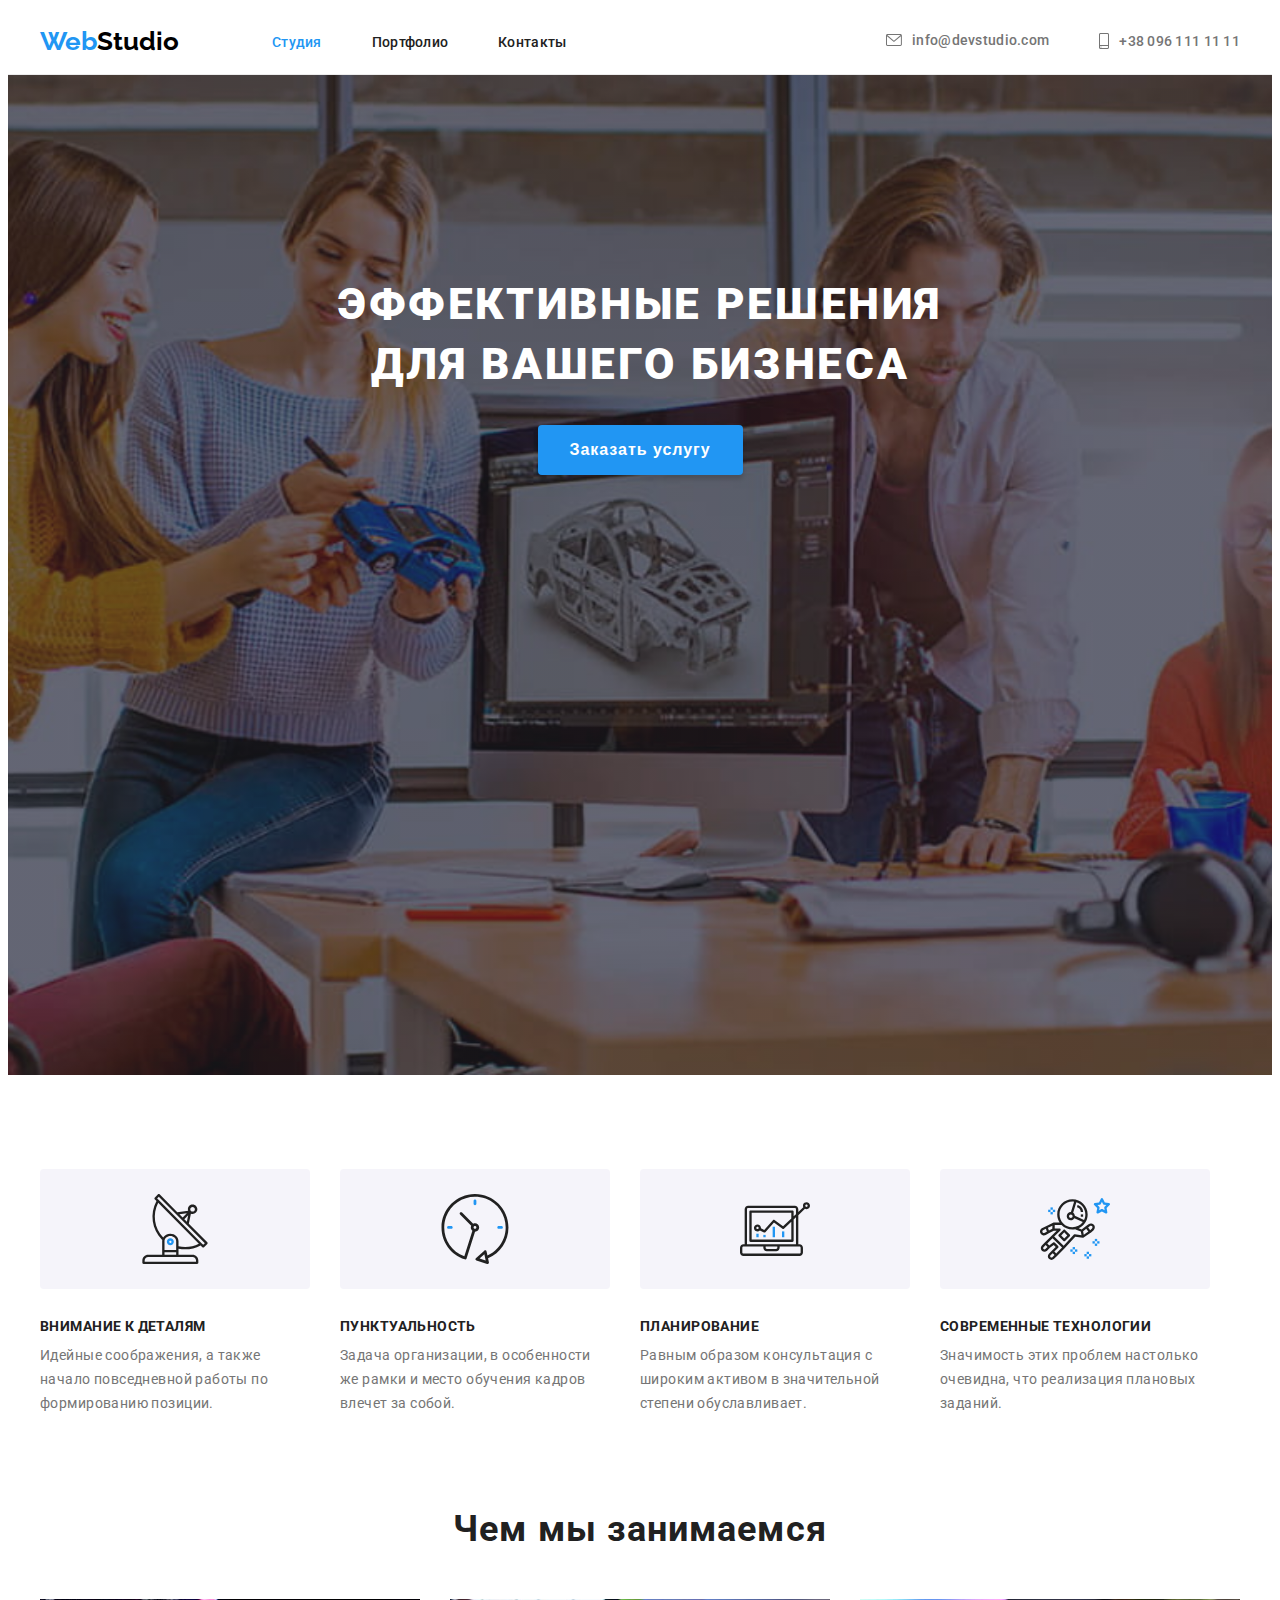
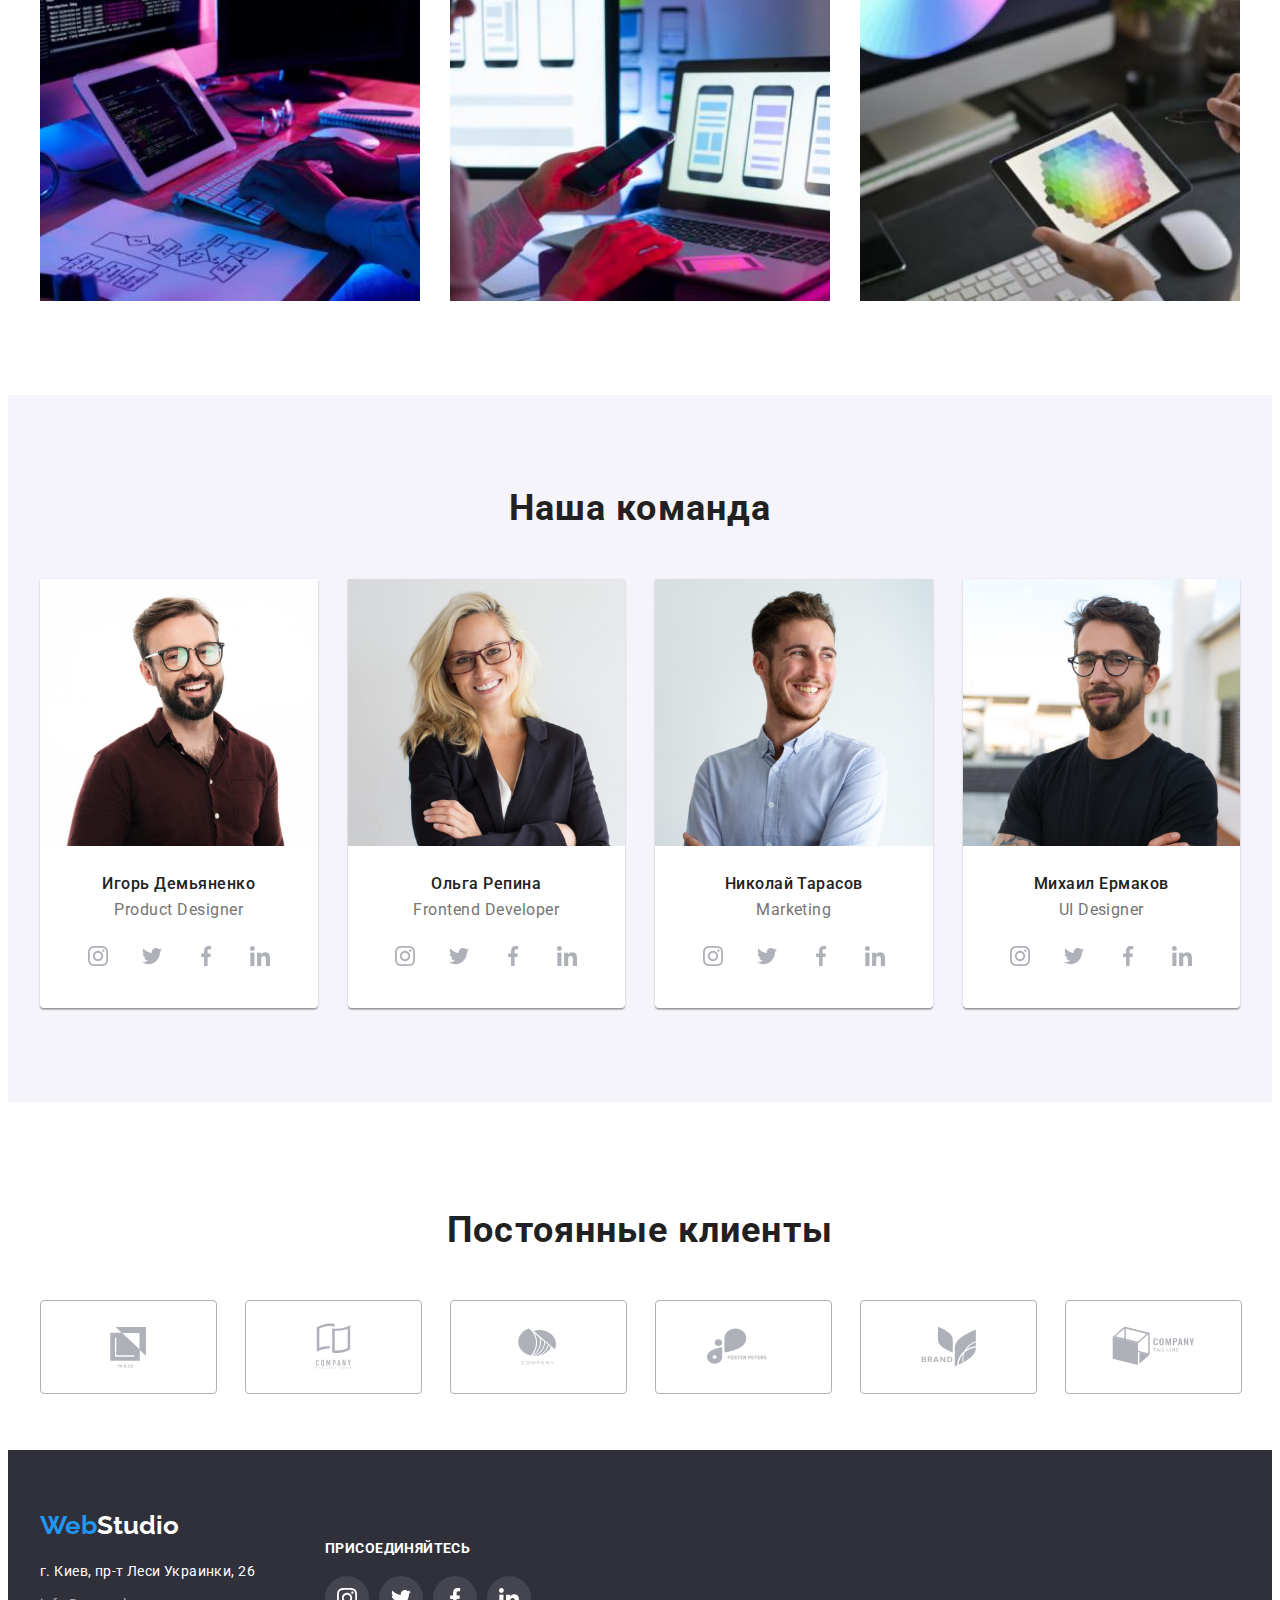
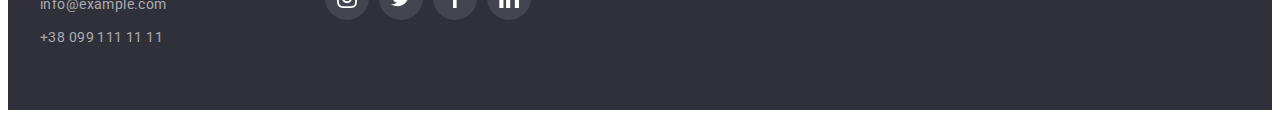
<file: index.html>
<!DOCTYPE html>
<html lang="ru">
  <head>
    <meta charset="UTF-8" />
    <meta http-equiv="X-UA-Compatible" content="IE=edge" />
    <meta name="viewport" content="width=device-width, initial-scale=1.0" />
    <title>Студия</title>
    <link
      rel="stylesheet"
      href="https://cdnjs.cloudflare.com/ajax/libs/modern-normalize/1.1.0/modern-normalize.min.css"
      integrity="sha512-wpPYUAdjBVSE4KJnH1VR1HeZfpl1ub8YT/NKx4PuQ5NmX2tKuGu6U/JRp5y+Y8XG2tV+wKQpNHVUX03MfMFn9Q=="
      crossorigin="anonymous"
      referrerpolicy="no-referrer"
    />
    <link rel="stylesheet" href="./styles.css/style.css" />
    <link rel="preconnect" href="https://fonts.googleapis.com" />
    <link rel="preconnect" href="https://fonts.gstatic.com" crossorigin />
    <link
      href="https://fonts.googleapis.com/css2?family=Raleway:wght@700&family=Roboto:wght@400;500;700;900&display=swap"
      rel="stylesheet"
    />
  </head>
  <body>
    <header>
      <!-- Навигация -->
      <div class="container header-container">
        <nav class="nav">
          <a class="logo-header" href="/">Web<span class="logo-top">Studio</span></a>
          <ul class="nav-list">
            <li>
              <a class="current-nav-item" href="index.html">Студия</a>
            </li>
            <li>
              <a class="nav-item" href="portfolio.html">Портфолио</a>
            </li>
            <li>
              <a class="nav-item" href="/">Контакты</a>
            </li>
          </ul>
        </nav>
        <!-- Контакты -->
        <ul class="contacts-top-list">
          <li>
            <a class="contacts-top" href="mailto:info@devstudio.com">
              <svg class="mail-icon-top" width="16" height="12">
                <use href="./images/icons.svg#icon-envelop"></use>
              </svg>
              info@devstudio.com
            </a>
          </li>
          <li>
            <a class="contacts-top" href="tel:+380961111111">
              <svg class="phone-icon-top" width="10" height="16">
                <use href="./images/icons.svg#icon-smartphon"></use>
              </svg>
              +38 096 111 11 11</a
            >
          </li>
        </ul>
      </div>
    </header>
    <main>
      <!-- Секция 1 эффективное решение бизнеса-->
      <section class="hat">
        <div class="container hat-container">
          <h1 class="hat-title">Эффективные решения для вашего бизнеса</h1>
          <button class="hat-button" type="button">Заказать услугу</button>
        </div>
      </section>
      <!-- Секция 2 Особенности компании -->
      <section class="descriptions">
        <div class="container">
          <h2 hidden>Особенности компании</h2>
          <ul class="description-list">
            <li class="description-item">
              <h3 class="description-title">Внимание к деталям</h3>
              <p class="description">
                Идейные соображения, а также начало повседневной работы по формированию позиции.
              </p>
            </li>
            <li class="description-item">
              <h3 class="description-title">Пунктуальность</h3>
              <p class="description">
                Задача организации, в особенности же рамки и место обучения кадров влечет за собой.
              </p>
            </li>
            <li class="description-item">
              <h3 class="description-title">Планирование</h3>
              <p class="description">
                Равным образом консультация с широким активом в значительной степени обуславливает.
              </p>
            </li>
            <li class="description-item">
              <h3 class="description-title">Современные технологии</h3>
              <p class="description">
                Значимость этих проблем настолько очевидна, что реализация плановых заданий.
              </p>
            </li>
          </ul>
        </div>
      </section>
      <!-- Секция 3 Чем занимается компания -->
      <section class="examples">
        <div class="container">
          <h2 class="examples-title">Чем мы занимаемся</h2>
          <ul class="example-list">
            <li class="example">
              <a href="/"><img src="images/whatwedo1.jpg" alt="Наше занятие_1" width="370" /></a>
            </li>
            <li class="example">
              <a href="/"><img src="images/whatwedo2.jpg" alt="Наше занятие_2" width="370" /></a>
            </li>
            <li class="example">
              <a href="/"><img src="images/whatwedo3.jpg" alt="Наше занятие_3" width="370" /></a>
            </li>
          </ul>
        </div>
      </section>
      <!-- Секция 4 Команда компании -->
      <section class="team">
        <div class="container">
          <h2 class="team-title">Наша команда</h2>
          <ul class="team-list">
            <li class="team-li">
              <img src="images/demianenko.jpg" alt="Игорь Демьяненко" width="270" />
              <h3 class="team-li-name">Игорь Демьяненко</h3>
              <p class="team-li-text">Product Designer</p>
              <ul class="team-soc-list">
                <li class="soc-li">
                  <a href="" class="soc-link">
                    <svg class="team-soc-icon" width="20" height="20">
                      <use href="./images/icons.svg#icon-instagram"></use>
                    </svg>
                  </a>
                </li>
                <li class="soc-li">
                  <a href="" class="soc-link">
                    <svg class="team-soc-icon" width="20" height="20">
                      <use href="./images/icons.svg#icon-twitter"></use>
                    </svg>
                  </a>
                </li>
                <li class="soc-li">
                  <a href="" class="soc-link">
                    <svg class="team-soc-icon" width="20" height="20">
                      <use href="./images/icons.svg#icon-fb"></use>
                    </svg>
                  </a>
                </li>
                <li class="soc-li">
                  <a href="" class="soc-link">
                    <svg class="team-soc-icon" width="20" height="20">
                      <use href="./images/icons.svg#icon-linkedin"></use>
                    </svg>
                  </a>
                </li>
              </ul>
            </li>
            <li class="team-li">
              <img src="images/repina.jpg" alt="Репина" width="270" />
              <h3 class="team-li-name">Ольга Репина</h3>
              <p class="team-li-text">Frontend Developer</p>
              <ul class="team-soc-list">
                <li class="soc-li">
                  <a href="" class="soc-link">
                    <svg class="team-soc-icon" width="20" height="20">
                      <use href="./images/icons.svg#icon-instagram"></use>
                    </svg>
                  </a>
                </li>
                <li class="soc-li">
                  <a href="" class="soc-link">
                    <svg class="team-soc-icon" width="20" height="20">
                      <use href="./images/icons.svg#icon-twitter"></use>
                    </svg>
                  </a>
                </li>
                <li class="soc-li">
                  <a href="" class="soc-link">
                    <svg class="team-soc-icon" width="20" height="20">
                      <use href="./images/icons.svg#icon-fb"></use>
                    </svg>
                  </a>
                </li>
                <li class="soc-li">
                  <a href="" class="soc-link">
                    <svg class="team-soc-icon" width="20" height="20">
                      <use href="./images/icons.svg#icon-linkedin"></use>
                    </svg>
                  </a>
                </li>
              </ul>
            </li>
            <li class="team-li">
              <img src="images/tarasov.jpg" alt="Тарасов" width="270" />
              <h3 class="team-li-name">Николай Тарасов</h3>
              <p class="team-li-text">Marketing</p>
              <ul class="team-soc-list">
                <li class="soc-li">
                  <a href="" class="soc-link">
                    <svg class="team-soc-icon" width="20" height="20">
                      <use href="./images/icons.svg#icon-instagram"></use>
                    </svg>
                  </a>
                </li>
                <li class="soc-li">
                  <a href="" class="soc-link">
                    <svg class="team-soc-icon" width="20" height="20">
                      <use href="./images/icons.svg#icon-twitter"></use>
                    </svg>
                  </a>
                </li>
                <li class="soc-li">
                  <a href="" class="soc-link">
                    <svg class="team-soc-icon" width="20" height="20">
                      <use href="./images/icons.svg#icon-fb"></use>
                    </svg>
                  </a>
                </li>
                <li class="soc-li">
                  <a href="" class="soc-link">
                    <svg class="team-soc-icon" width="20" height="20">
                      <use href="./images/icons.svg#icon-linkedin"></use>
                    </svg>
                  </a>
                </li>
              </ul>
            </li>
            <li class="team-li">
              <img src="images/ermakov.jpg" alt="Ермаков" width="270" />
              <h3 class="team-li-name">Михаил Ермаков</h3>
              <p class="team-li-text">UI Designer</p>
              <ul class="team-soc-list">
                <li class="soc-li">
                  <a href="" class="soc-link">
                    <svg class="team-soc-icon" width="20" height="20">
                      <use href="./images/icons.svg#icon-instagram"></use>
                    </svg>
                  </a>
                </li>
                <li class="soc-li">
                  <a href="" class="soc-link">
                    <svg class="team-soc-icon" width="20" height="20">
                      <use href="./images/icons.svg#icon-twitter"></use>
                    </svg>
                  </a>
                </li>
                <li class="soc-li">
                  <a href="" class="soc-link">
                    <svg class="team-soc-icon" width="20" height="20">
                      <use href="./images/icons.svg#icon-fb"></use>
                    </svg>
                  </a>
                </li>
                <li class="soc-li">
                  <a href="" class="soc-link">
                    <svg class="team-soc-icon" width="20" height="20">
                      <use href="./images/icons.svg#icon-linkedin"></use>
                    </svg>
                  </a>
                </li>
              </ul>
            </li>
          </ul>
        </div>
      </section>

      <!-- Постоянные клиенты -->

      <section class="clients">
        <div class="container">
          <h2 class="clients-title">Постоянные клиенты</h2>
          <ul class="clients-list">
            <li class="client-li">
              <a class="client-link" href=""
                ><svg class="client-icon" width="106" height="60">
                  <use href="./images/icons.svg#icon-Logo1"></use>
                </svg>
              </a>
            </li>
            <li class="client-li">
              <a class="client-link" href=""
                ><svg class="client-icon" width="106" height="60">
                  <use href="./images/icons.svg#icon-Logo2"></use>
                </svg>
              </a>
            </li>
            <li class="client-li">
              <a class="client-link" href="/"
                ><svg class="client-icon" width="106" height="60">
                  <use href="./images/icons.svg#icon-Logo3"></use>
                </svg>
              </a>
            </li>
            <li class="client-li">
              <a class="client-link" href="/"
                ><svg class="client-icon" width="106" height="60">
                  <use href="./images/icons.svg#icon-Logo4"></use>
                </svg>
              </a>
            </li>
            <li class="client-li">
              <a class="client-link" href="/"
                ><svg class="client-icon" width="106" height="60">
                  <use href="./images/icons.svg#icon-Logo5"></use>
                </svg>
              </a>
            </li>
            <li class="client-li">
              <a class="client-link" href="/"
                ><svg class="client-icon" width="106" height="60">
                  <use href="./images/icons.svg#icon-Logo6"></use>
                </svg>
              </a>
            </li>
          </ul>
        </div>
      </section>
    </main>
    <footer class="footer">
      <div class="container footer-container">
        <div>
          <!-- Лого компании -->
          <a class="logo logo-footer" href="/">Web<span class="logo-foot">Studio</span> </a>
          <!-- Адреса компании -->
          <address>
            <ul class="adress-list-footer">
              <li><a class="address-foot" href="/">г. Киев, пр-т Леси Украинки, 26</a></li>
              <li><a class="contacts-foot" href="mailto:info@example.com">info@example.com</a></li>
              <li><a class="contacts-foot" href="tel:+380991111111">+38 099 111 11 11</a></li>
            </ul>
          </address>
        </div>
        <div class="footer-soc-links-container">
          <h3 class="footer-soc-text">Присоединяйтесь</h3>
          <ul class="footer-soc-list">
            <li class="footer-soc-li">
              <a href="" class="footer-soc-link">
                <svg class="footer-soc-icon" width="20" height="20">
                  <use href="./images/icons.svg#icon-instagram"></use>
                </svg>
              </a>
            </li>
            <li class="footer-soc-li">
              <a href="" class="footer-soc-link">
                <svg class="footer-soc-icon" width="20" height="20">
                  <use href="./images/icons.svg#icon-twitter"></use>
                </svg>
              </a>
            </li>
            <li class="footer-soc-li">
              <a href="" class="footer-soc-link">
                <svg class="footer-soc-icon" width="20" height="20">
                  <use href="./images/icons.svg#icon-fb"></use>
                </svg>
              </a>
            </li>
            <li class="footer-soc-li">
              <a href="" class="footer-soc-link">
                <svg class="footer-soc-icon" width="20" height="20">
                  <use href="./images/icons.svg#icon-linkedin"></use>
                </svg>
              </a>
            </li>
          </ul>
        </div>
      </div>
    </footer>
  </body>
</html>
</file>
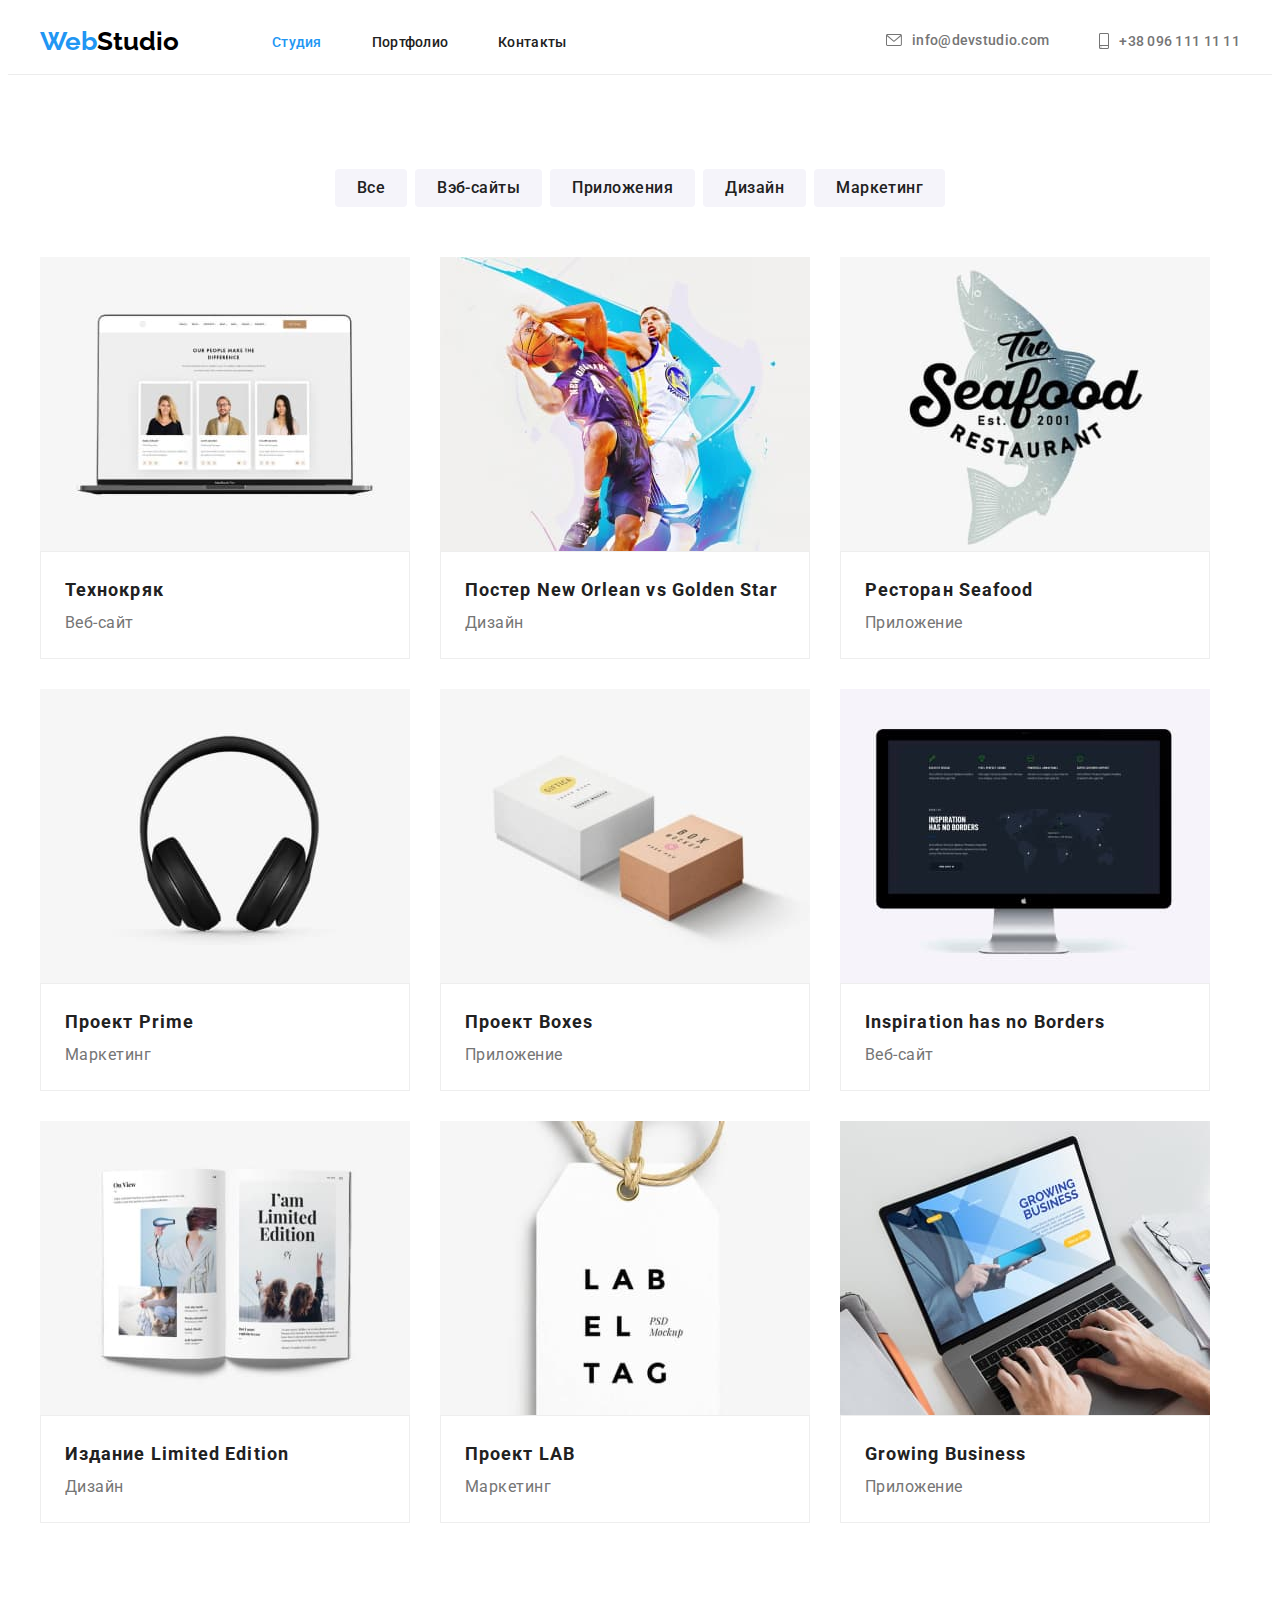
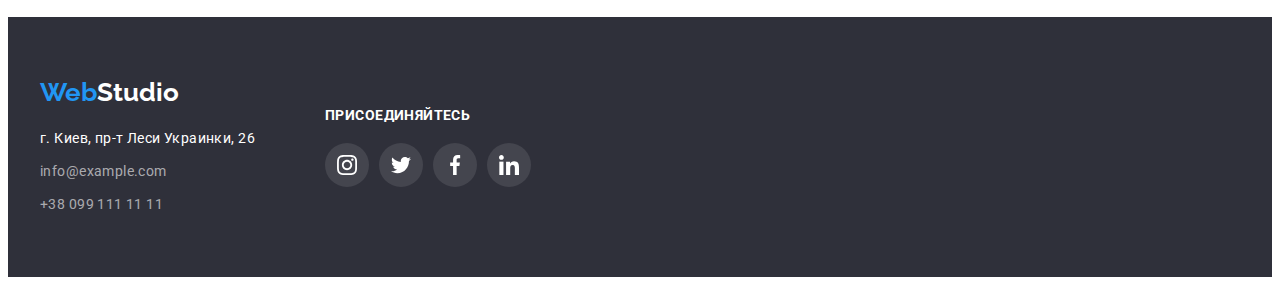
<file: portfolio.html>
<!DOCTYPE html>
<html lang="en">
  <head>
    <meta charset="UTF-8" />
    <meta http-equiv="X-UA-Compatible" content="IE=edge" />
    <meta name="viewport" content="width=device-width, initial-scale=1.0" />
    <title>Портфолио</title>
    <link
      rel="stylesheet"
      href="https://cdnjs.cloudflare.com/ajax/libs/modern-normalize/1.1.0/modern-normalize.min.css"
      integrity="sha512-wpPYUAdjBVSE4KJnH1VR1HeZfpl1ub8YT/NKx4PuQ5NmX2tKuGu6U/JRp5y+Y8XG2tV+wKQpNHVUX03MfMFn9Q=="
      crossorigin="anonymous"
      referrerpolicy="no-referrer"
    />
    <link rel="stylesheet" href="./styles.css/style.css" />
    <link rel="preconnect" href="https://fonts.googleapis.com" />
    <link rel="preconnect" href="https://fonts.gstatic.com" crossorigin />
    <link
      href="https://fonts.googleapis.com/css2?family=Raleway:wght@700&family=Roboto:wght@400;500;700;900&display=swap"
      rel="stylesheet"
    />
  </head>
  <body class="portfolio-body">
    <header>
      <!-- Навигация -->
      <div class="container header-container">
        <nav class="nav">
          <a class="logo-header" href="/">Web<span class="logo-top">Studio</span></a>
          <ul class="nav-list">
            <li>
              <a class="current-nav-item" href="index.html">Студия</a>
            </li>
            <li>
              <a class="nav-item" href="portfolio.html">Портфолио</a>
            </li>
            <li>
              <a class="nav-item" href="/">Контакты</a>
            </li>
          </ul>
        </nav>
        <!-- Контакты -->
        <ul class="contacts-top-list">
          <li>
            <a class="contacts-top" href="mailto:info@devstudio.com">
              <svg class="mail-icon-top" width="16" height="12">
                <use href="./images/icons.svg#icon-envelop"></use>
              </svg>
              info@devstudio.com
            </a>
          </li>
          <li>
            <a class="contacts-top" href="tel:+380961111111">
              <svg class="phone-icon-top" width="10" height="16">
                <use href="./images/icons.svg#icon-smartphon"></use>
              </svg>
              +38 096 111 11 11</a
            >
          </li>
        </ul>
      </div>
    </header>
    <main>
      <section>
        <div class="container portfolio-container">
          <!-- Фильтры -->
          <ul class="filter-container">
            <li class="list"><button class="filters" type="button">Все</button></li>
            <li class="list"><button class="filters" type="button">Вэб-сайты</button></li>
            <li class="list"><button class="filters" type="button">Приложения</button></li>
            <li class="list"><button class="filters" type="button">Дизайн</button></li>
            <li class="list"><button class="filters" type="button">Маркетинг</button></li>
          </ul>
          <!-- Портфолио -->
          <ul class="boxes-container">
            <li class="box">
              <a class="box-link" href="">
                <img src="./images/technocryak.jpg" alt="Технокряк" width="370" />
                <div class="box-border">
                  <h3 class="box-title">Технокряк</h3>
                  <p class="box-text">Веб-сайт</p>
                </div>
              </a>
            </li>
            <li class="box">
              <a class="box-link" href="">
                <img src="./images/neworlean.jpg" alt="New Orlean vs Golden Star" width="370" />
                <div class="box-border">
                  <h3 class="box-title">Постер New Orlean vs Golden Star</h3>
                  <p class="box-text">Дизайн</p>
                </div>
              </a>
            </li>
            <li class="box">
              <a class="box-link" href="">
                <img src="./images/seafood.jpg" alt="Seafood" width="370" />
                <div class="box-border">
                  <h3 class="box-title">Ресторан Seafood</h3>
                  <p class="box-text">Приложение</p>
                </div>
              </a>
            </li>
            <li class="box">
              <a class="box-link" href="">
                <img src="./images/prime.jpg" alt="Prime" width="370" />
                <div class="box-border">
                  <h3 class="box-title">Проект Prime</h3>
                  <p class="box-text">Маркетинг</p>
                </div>
              </a>
            </li>
            <li class="box">
              <a class="box-link" href="">
                <img src="./images/boxes.jpg" alt="Boxes" width="370" />
                <div class="box-border">
                  <h3 class="box-title">Проект Boxes</h3>
                  <p class="box-text">Приложение</p>
                </div>
              </a>
            </li>
            <li class="box">
              <a class="box-link" href="">
                <img src="./images/inspiration.jpg" alt="Inspiration" width="370" />
                <div class="box-border">
                  <h3 class="box-title">Inspiration has no Borders</h3>
                  <p class="box-text">Веб-сайт</p>
                </div>
              </a>
            </li>
            <li class="box">
              <a class="box-link" href="">
                <img src="./images/limitededition.jpg" alt="limited edition" width="370" />
                <div class="box-border">
                  <h3 class="box-title">Издание Limited Edition</h3>
                  <p class="box-text">Дизайн</p>
                </div>
              </a>
            </li>
            <li class="box">
              <a class="box-link" href="">
                <img src="./images/lab.jpg" alt="LAB" width="370" />
                <div class="box-border">
                  <h3 class="box-title">Проект LAB</h3>
                  <p class="box-text">Маркетинг</p>
                </div>
              </a>
            </li>
            <li class="box">
              <a class="box-link" href="">
                <img src="./images/growingbusiness.jpg" alt="Growing business" width="370" />
                <div class="box-border">
                  <h3 class="box-title">Growing Business</h3>
                  <p class="box-text">Приложение</p>
                </div>
              </a>
            </li>
          </ul>
        </div>
      </section>
    </main>

    <footer class="footer">
      <div class="container footer-container">
        <div>
          <!-- Лого компании -->
          <a class="logo logo-footer" href="/">Web<span class="logo-foot">Studio</span> </a>
          <!-- Адреса компании -->
          <address>
            <ul class="adress-list-footer">
              <li><a class="address-foot" href="/">г. Киев, пр-т Леси Украинки, 26</a></li>
              <li><a class="contacts-foot" href="mailto:info@example.com">info@example.com</a></li>
              <li><a class="contacts-foot" href="tel:+380991111111">+38 099 111 11 11</a></li>
            </ul>
          </address>
        </div>
        <div class="footer-soc-links-container">
          <h3 class="footer-soc-text">Присоединяйтесь</h3>
          <ul class="footer-soc-list">
            <li class="footer-soc-li">
              <a href="" class="footer-soc-link">
                <svg class="footer-soc-icon" width="20" height="20">
                  <use href="./images/icons.svg#icon-instagram"></use>
                </svg>
              </a>
            </li>
            <li class="footer-soc-li">
              <a href="" class="footer-soc-link">
                <svg class="footer-soc-icon" width="20" height="20">
                  <use href="./images/icons.svg#icon-twitter"></use>
                </svg>
              </a>
            </li>
            <li class="footer-soc-li">
              <a href="" class="footer-soc-link">
                <svg class="footer-soc-icon" width="20" height="20">
                  <use href="./images/icons.svg#icon-fb"></use>
                </svg>
              </a>
            </li>
            <li class="footer-soc-li">
              <a href="" class="footer-soc-link">
                <svg class="footer-soc-icon" width="20" height="20">
                  <use href="./images/icons.svg#icon-linkedin"></use>
                </svg>
              </a>
            </li>
          </ul>
        </div>
      </div>
    </footer>
  </body>
</html>
</file>
<file: styles.css/style.css>
/* Общие настройки стилизации */

:root {
  --main-bg-color: #ffffff;
  --second-bg-color: #f5f4fa;
  --main-text-color: #212121;
  --second-text-color: #757575;
  --accent-color: #2196f3;
  --contacts-footer: rgba(255, 255, 255, 0.6);
  --icons-main-color: #afb1b8;
}

body {
  color: var(--main-text-color);
  background-color: var(--main-bg-color);
  font-family: 'Roboto', sans-serif;
}

a {
  text-decoration: none;
}

li {
  list-style: none;
}

.nav-item:hover,
.nav-iten:focus,
.contacts-top:hover,
.contacts-top:focus,
.contacts-foot:hover,
.contacts-foot:focus,
.address-foot:hover,
.address-foot:focus {
  color: var(--accent-color);
  cursor: pointer;
}

p,
h1,
h2,
h3,
h4,
ul,
li {
  margin: 0;
  padding: 0;
}

img {
  display: block;
  width: 100%;
  height: auto;
}

.container {
  width: 1200px;
  padding-left: 15px;
  padding-right: 15px;
  margin: 0 auto;
}

/* Header menu */
header {
  border-bottom: 1px solid #ececec;
}

.header-container {
  display: flex;
  align-items: center;
}

.nav {
  display: flex;
}

/* Logo */

.logo-header {
  display: inline-block;
  margin-right: 93px;

  color: var(--accent-color);
  font-family: 'Raleway';
  font-weight: 700;
  font-size: 26px;
}

.logo-top {
  color: #000000;
  font-family: 'Raleway';
  font-weight: 700;
  font-size: 26px;
}

/* Navigation */

.nav-list {
  display: flex;
  align-items: center;
}

.nav-list > li:not(:last-child) {
  margin-right: 50px;
}

.nav-item {
  padding-top: 25px;
  padding-bottom: 25px;

  color: var(--main-text-color);
  font-weight: 500;
  font-size: 14px;
  line-height: 1.05;
  letter-spacing: 0.02em;
}

.current-nav-item {
  padding-top: 25px;
  padding-bottom: 25px;

  color: var(--accent-color);
  font-weight: 500;
  font-size: 14px;
  line-height: 1.05;
  letter-spacing: 0.02em;
}

.contacts-top-list {
  display: flex;
  margin-left: auto;
}

.contacts-top {
  display: flex;
  align-items: center;
  justify-content: center;
  padding-top: 25px;
  padding-bottom: 25px;

  color: var(--second-text-color);
  font-weight: 500;
  font-size: 14px;
  line-height: 1.05;
  letter-spacing: 0.02em;
}

.contacts-top-list > li:not(:last-child) {
  margin-right: 50px;
}

/* !!!!!!!!!!!!!!!!!!!!!!!!!!!!!!!!!!!!!!!!!!!! Contacts icons */

.mail-icon-top {
  margin-right: 10px;

  fill: currentColor;
}

.phone-icon-top {
  margin-right: 10px;

  fill: currentColor;
}

/* Main content WebStudio */

/* Hat */

.hat {
  height: 600px;
  max-width: 1600px;
  margin: 0 auto;
  background-image: linear-gradient(#2f303a66 40%, #2f303a66 40%), url(../images/hat-background.jpg);
  background-size: cover;
  background-position: center;
  background-color: #2f303a;
  padding-top: 200px;
  padding-bottom: 200px;
}

.hat-container {
  display: flex;
  flex-direction: column;
  align-items: center;
}

.hat-title {
  display: inline-block;
  margin-bottom: 30px;
  max-width: 696px;

  color: var(--main-bg-color);
  font-weight: 900;
  font-size: 44px;
  line-height: 1.36;
  letter-spacing: 0.06em;
  text-transform: uppercase;
  text-align: center;
}

.hat-button {
  display: inline-block;
  padding: 10px 32px;
  min-width: 200px;

  border: 0px;
  border-radius: 4px;
  background-color: var(--accent-color);
  color: var(--main-bg-color);
  box-shadow: 0px 4px 4px rgba(0, 0, 0, 0.15);
  cursor: pointer;
  font-weight: 700;
  font-size: 16px;
  line-height: 1.88;
  align-items: center;
  text-align: center;
  letter-spacing: 0.06em;
}

.hat-button:hover,
.hat-button:focus {
  color: var(--main-bg-color);
  background-color: #188ce8;
}

/* Descriptions section */

.descriptions {
  padding-top: 94px;
  padding-bottom: 94px;
}

.description-list {
  display: flex;
  align-items: center;
}

.description-item {
  max-width: 270px;
}

.description-item:not(:last-child) {
  margin-right: 30px;
}

.description-title {
  margin-bottom: 10px;

  color: var(--main-text-color);
  font-weight: 700;
  font-size: 14px;
  line-height: 1.05;
  letter-spacing: 0.03em;
  text-transform: uppercase;
}

.description {
  color: var(--second-text-color);
  font-size: 14px;
  line-height: 1.71;
  letter-spacing: 0.03em;
}

/* !!!!!!!!!!!!!!!!!!!!!!!!!!!!!!!!!!!!!!!!!!!!! Descriptions icons */

.description-item::before {
  content: '';
  display: block;
  width: 270px;
  height: 120px;
  margin-bottom: 30px;
  border-radius: 4px;
  background-color: var(--second-bg-color);
  background-repeat: no-repeat;
  background-position: center;
}

.description-item:nth-child(1)::before {
  background-image: url(../images/antenna.svg);
  background-size: 70px;
}

.description-item:nth-child(2)::before {
  background-image: url(../images/clock.svg);
  background-size: 70px;
}

.description-item:nth-child(3)::before {
  background-image: url(../images/diagram.svg);
  background-size: 70px;
}

.description-item:nth-child(4)::before {
  background-image: url(../images/astronaut.svg);
  background-size: 70px;
}

/* Examples */

.examples {
  padding-bottom: 94px;
}

.examples-title {
  margin-bottom: 50px;

  color: var(--main-text-color);
  font-weight: 700;
  font-size: 36px;
  line-height: 1.1;
  text-align: center;
  letter-spacing: 0.03em;
}

.example-list {
  display: flex;
  flex-wrap: wrap;
  gap: 30px;
}

.example {
  flex-basis: calc((100% - 60px) / 3);
}

/* Team */

.team {
  background-color: var(--second-bg-color);
  padding-top: 94px;
  padding-bottom: 94px;
}

.team-title {
  margin-bottom: 50px;

  color: var(--main-text-color);
  font-weight: 700;
  font-size: 36px;
  line-height: 1.1;
  text-align: center;
  letter-spacing: 0.03em;
}

.team-list {
  display: flex;
  flex-wrap: wrap;
  gap: 30px;
}

.team-li {
  flex-basis: calc((100% - 90px) / 4);

  background-color: var(--main-bg-color);
  box-shadow: 0px 1px 3px rgba(0, 0, 0, 0.12), 0px 1px 1px rgba(0, 0, 0, 0.14),
    0px 2px 1px rgba(0, 0, 0, 0.2);
  border-radius: 0px 0px 4px 4px;
  width: 270px;
}

.team-li-name {
  margin-top: 30px;
  margin-bottom: 10px;

  color: var(--main-text-color);
  font-weight: 500;
  font-size: 16px;
  line-height: 1;
  text-align: center;
  letter-spacing: 0.03em;
}

.team-li-text {
  margin-bottom: 16px;

  color: var(--second-text-color);
  font-size: 16px;
  line-height: 1;
  text-align: center;
  letter-spacing: 0.03em;
}

/* !!!!!!!!!!!!!!!!!!!!!!!!!!!!!!!!!!!!!!!!! Teams social links */

.team-soc-list {
  display: flex;
  justify-content: center;
  margin-bottom: 30px;
}

.soc-li {
  width: 44px;
  height: 44px;
  margin-right: 10px;
}

.soc-li:last-child {
  margin-right: 0;
}

.soc-link {
  display: flex;
  align-items: center;
  justify-content: center;
  width: 100%;
  height: 100%;
  border-radius: 50%;
  background-color: var(--main-bg-color);
  color: var(--icons-main-color);
}

.team-soc-icon {
  fill: currentColor;
}

.soc-link:hover,
.soc-link:focus {
  background-color: var(--accent-color);
  color: var(--main-bg-color);
}

/* !!!!!!!!!!!!!!!!!!!!!!!!!!!!!!!!!!!!!!!!!! Clients section */

.clients {
  padding-top: 109px;
  padding-bottom: 58px;
}

.clients-title {
  color: var(--main-text-color);
  margin-bottom: 50px;
  font-weight: 700;
  font-size: 36px;
  line-height: 1.1;
  text-align: center;
  letter-spacing: 0.03em;
}

.clients-list {
  display: flex;
  flex-wrap: wrap;
  gap: 30px;
}

.client-li {
  width: 170px;
  height: 92px;
  flex-basis: calc((100% - 150px) / 6);
}

.client-link {
  display: flex;
  width: 100%;
  height: 100%;
  border: 1px solid var(--icons-main-color);
  border-radius: 4px;
  background-color: var(--main-bg-color);
  color: var(--icons-main-color);
}

.client-icon {
  width: 100%;
  height: 100%;
  fill: currentColor;
}

.client-link:hover,
.client-link:focus {
  border-color: var(--accent-color);
  color: var(--accent-color);
}

/* Footer */

.footer {
  background-color: #2f303a;
  padding-top: 60px;
  padding-bottom: 60px;
}

.footer-container {
  display: flex;
  align-items: center;
}

.logo-footer {
  display: inline-block;
  margin-bottom: 20px;

  color: var(--accent-color);
  font-family: 'Raleway';
  font-weight: 700;
  font-size: 26px;
}

.logo-foot {
  color: #ffffff;
  font-family: 'Raleway';
  font-style: normal;
  font-weight: 700;
  font-size: 26px;
  line-height: 1;
}

.contacts-foot {
  color: rgba(255, 255, 255, 0.6);
  font-size: 14px;
  line-height: 1.71;
  letter-spacing: 0.03em;
  font-style: normal;
}

.adress-list-footer > li:not(:last-child) {
  display: block;
  margin-bottom: 9px;
}

.address-foot {
  color: #ffffff;
  font-size: 14px;
  line-height: 1.71;
  letter-spacing: 0.03em;
  font-style: normal;
}

/* !!!!!!!!!!!!!!!!!!!!!!!!!!!!!!!!!! Footer social links */

.footer-soc-links-container {
  margin-left: 70px;
}

.footer-soc-text {
  margin-bottom: 20px;
  color: var(--main-bg-color);
  font-weight: 700;
  font-size: 14px;
  line-height: 16px;
  letter-spacing: 0.03em;
  text-transform: uppercase;
}

.footer-soc-list {
  display: flex;
  justify-content: center;
}

.footer-soc-li {
  width: 44px;
  height: 44px;
  margin-right: 10px;
}

.footer-soc-li:last-child {
  margin-right: 0;
}

.footer-soc-link {
  display: flex;
  align-items: center;
  justify-content: center;
  width: 100%;
  height: 100%;
  border-radius: 50%;
  background-color: rgba(255, 255, 255, 0.1);
  color: var(--main-bg-color);
}

.footer-soc-icon {
  fill: currentColor;
}

.footer-soc-link:hover,
.footer-soc-link:focus {
  background-color: var(--accent-color);
}

/* Main content Portfolio */

.portfolio-container {
  padding-top: 94px;
  padding-bottom: 94px;
}

/* Filters-buttons */

.filter-container {
  display: flex;
  margin-bottom: 50px;
  justify-content: center;
}

.filters {
  padding: 6px 22px 6px 22px;

  font-family: 'Roboto';
  font-style: normal;
  color: var(--main-text-color);
  background-color: var(--second-bg-color);
  cursor: pointer;
  border-style: none;
  border-radius: 4px;
  font-weight: 500;
  font-size: 16px;
  line-height: 1.62;
  text-align: center;
  letter-spacing: 0.03em;
}

.filter-container > li {
  margin-right: 8px;
}

.filter-container > li:last-child {
  margin-right: 0;
}

.filters:hover,
.filters:focus {
  color: var(--main-bg-color);
  background-color: var(--accent-color);
  box-shadow: 0px 3px 1px rgba(0, 0, 0, 0.1), 0px 1px 2px rgba(0, 0, 0, 0.08),
    0px 2px 2px rgba(0, 0, 0, 0.12);
}

/* Boxes */

.boxes-container {
  display: flex;
  flex-wrap: wrap;
  gap: 30px;
}

.box {
  flex-basis: calc((100% - 60px) / 3);
  max-width: 370px;
}

.box-link {
  display: block;
}

.box-link:hover {
  box-shadow: 0px 1px 1px rgba(0, 0, 0, 0.12), 0px 4px 4px rgba(0, 0, 0, 0.06),
    1px 4px 6px rgba(0, 0, 0, 0.16);
}

.box-title {
  color: var(--main-text-color);
  font-weight: 700;
  font-size: 18px;
  line-height: 2;
  letter-spacing: 0.06em;
}

.box-text {
  color: var(--second-text-color);
  font-size: 16px;
  line-height: 1.88;
  letter-spacing: 0.03em;
}

.box-border {
  padding-top: 20px;
  padding-bottom: 20px;
  padding-left: 24px;
  padding-right: 24px;
  border: 1px solid #eeeeee;
}
</file>
